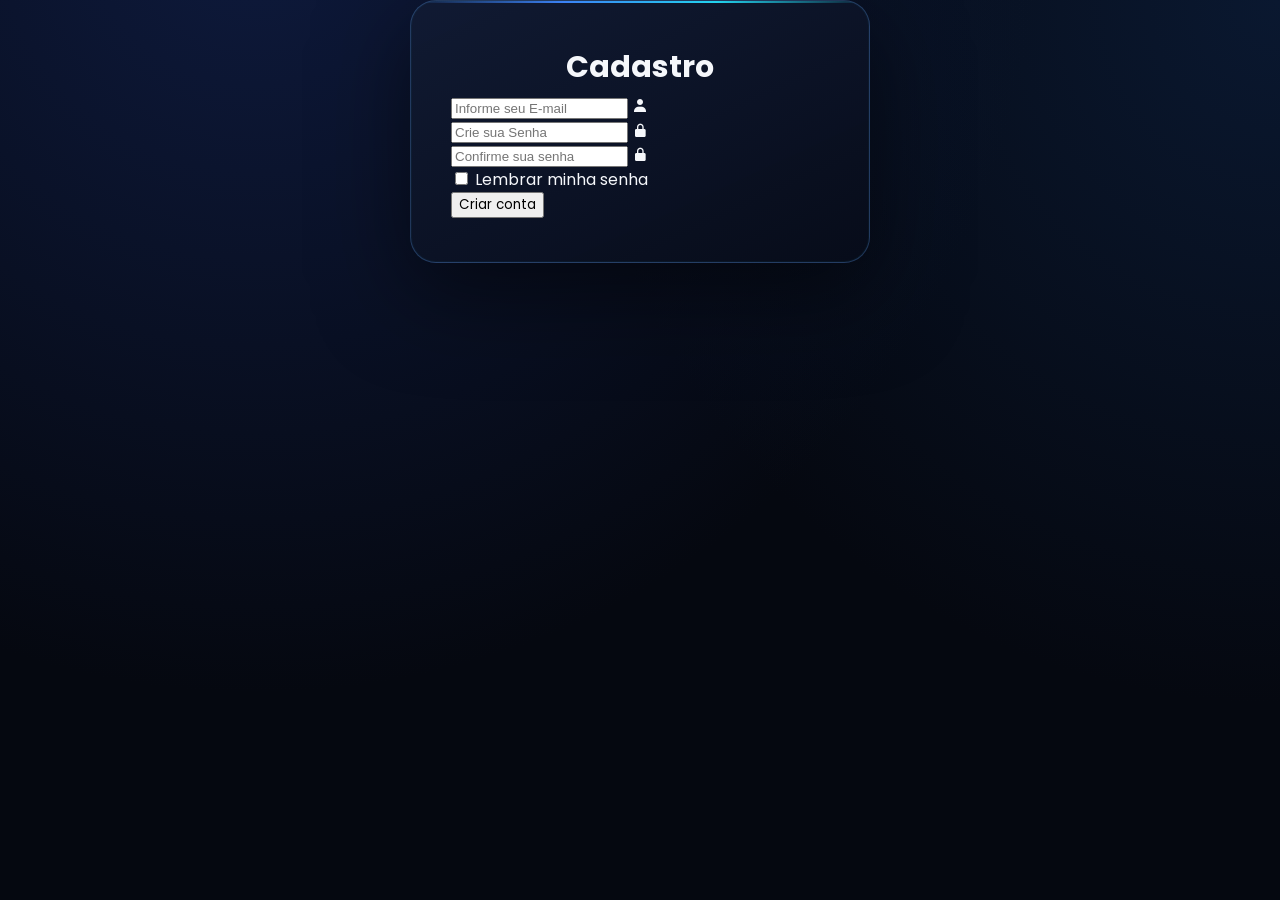
<file: login.html>
<!DOCTYPE html>
<html lang="pt-BR">
<head>
    <meta charset="UTF-8">
    <meta name="viewport" content="width=device-width, initial-scale=1.0">
    <link href='https://unpkg.com/boxicons@2.1.4/css/boxicons.min.css' rel='stylesheet'>
    <link rel="stylesheet" href="Css/login.css">

    <title>Cadastro</title>
</head>
<body>

    <main class="container">

        <form action="termos.html">

            <h1>Cadastro</h1>

            <div class="input-box">
                <input
                    placeholder="Informe seu E-mail"
                    type="email"
                    name="email"
                    required
                >
                <i class="bx bxs-user"></i>
            </div>

            <div class="input-box">
                <input
                    placeholder="Crie sua Senha"
                    type="password"
                    name="password"
                    required
                >
                <i class="bx bxs-lock-alt"></i>
            </div>

            <div class="input-box">
                <input
                    placeholder="Confirme sua senha"
                    type="password"
                    name="confirm-password"
                    required
                >
                <i class="bx bxs-lock-alt"></i>
            </div>

            <div class="remember-forgot">
                <label>
                    <input type="checkbox" required>
                    Lembrar minha senha
                </label>
            </div>
            
            <button type="submit" class="login">
                Criar conta
                
            </button>
            
        </form>

    </main>

</body>
</html>
</file>
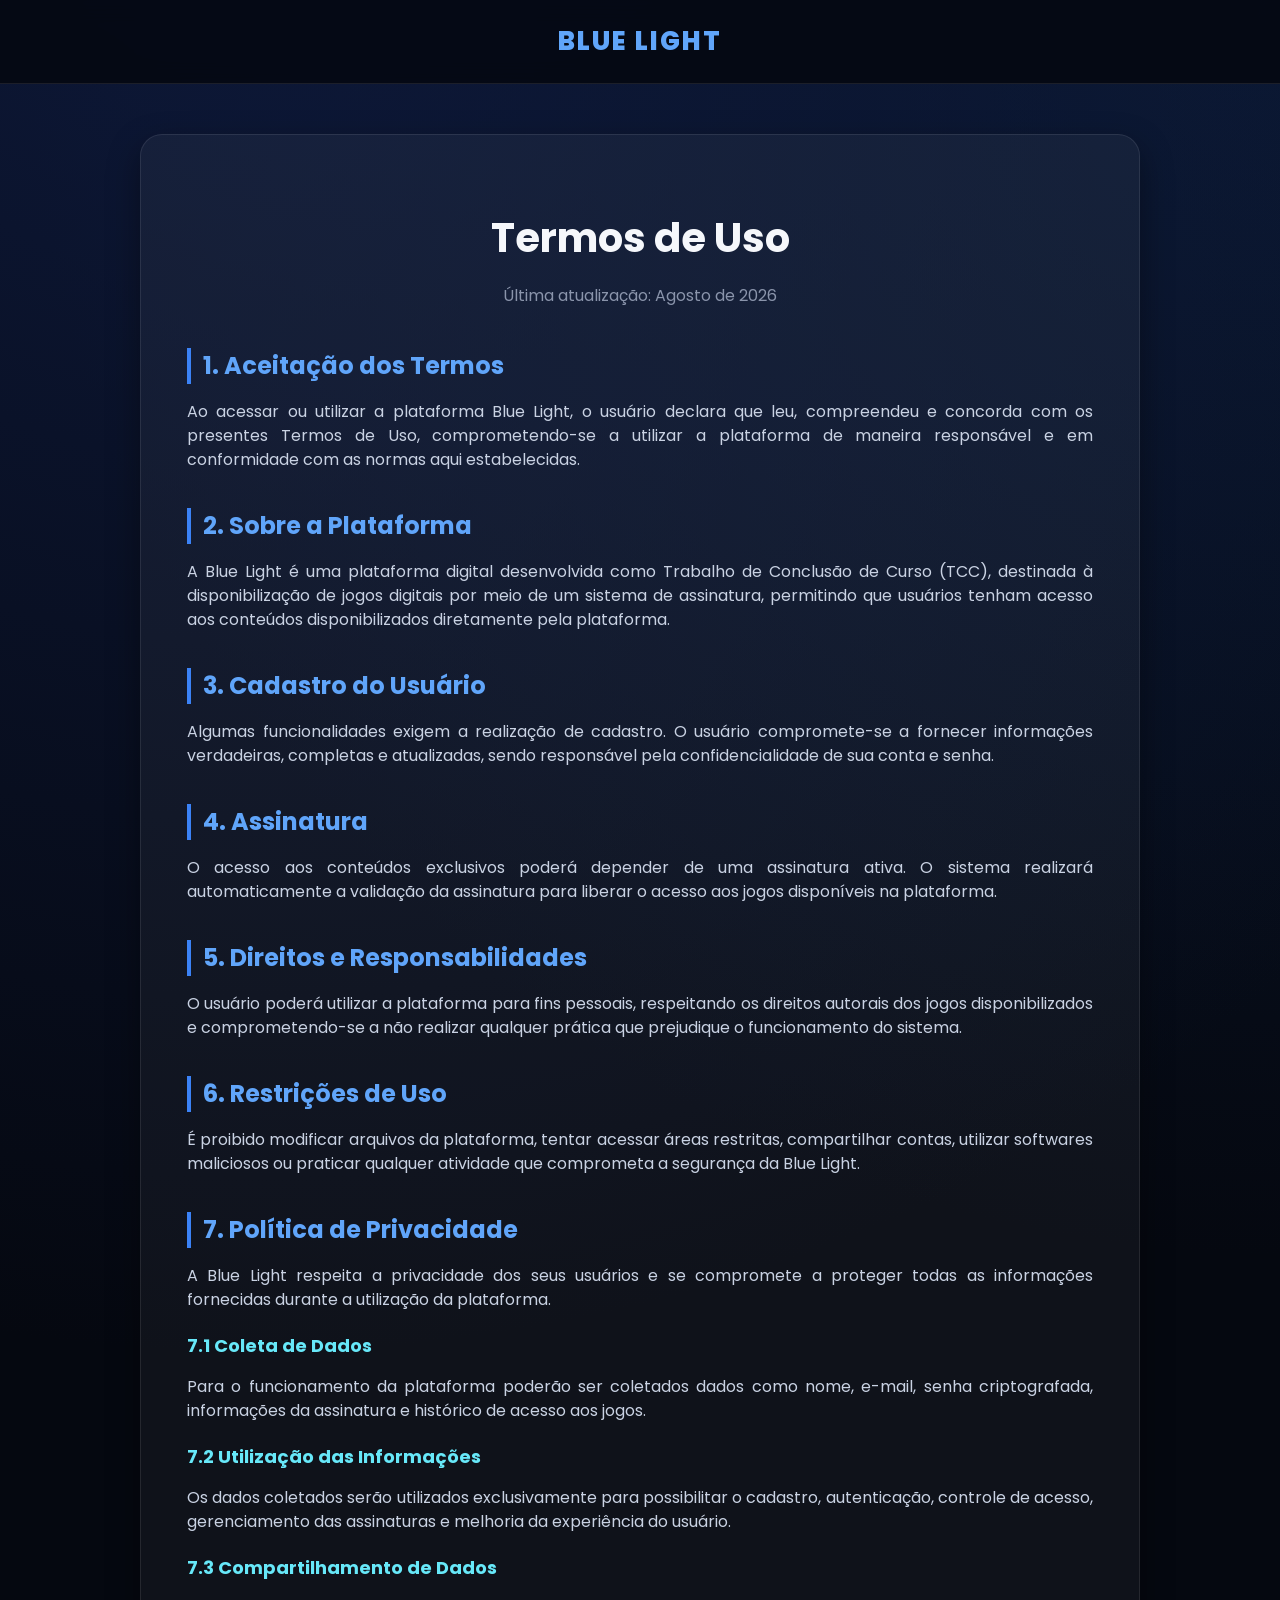
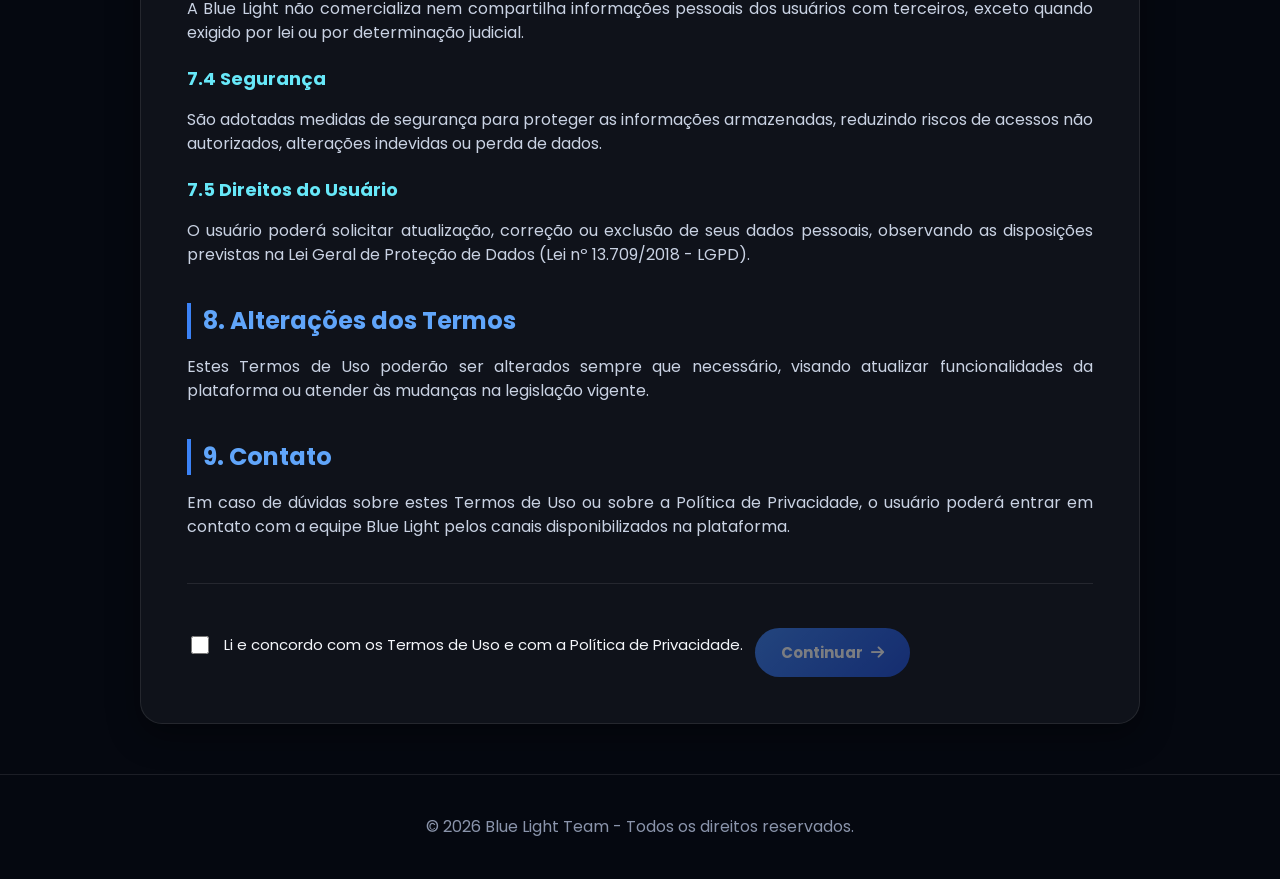
<file: termos.html>
<!DOCTYPE html>
<html lang="pt-BR">

<head>

    <meta charset="UTF-8">
    <meta name="viewport" content="width=device-width, initial-scale=1.0">

    <title>Blue Light | Termos de Uso</title>

    <link rel="stylesheet" href="Css/design-system.css">
    <link rel="stylesheet" href="Css/termos.css">
    <link rel="stylesheet" href="https://cdnjs.cloudflare.com/ajax/libs/font-awesome/6.5.1/css/all.min.css">

</head>

<body>

<header class="bl-simple-header">

    <div class="logo">
        BLUE LIGHT
    </div>

</header>

<main class="container">

    <h1>Termos de Uso</h1>

    <p class="atualizacao">
        Última atualização: Agosto de 2026
    </p>

    <section>

        <h2>1. Aceitação dos Termos</h2>

        <p>

            Ao acessar ou utilizar a plataforma Blue Light, o usuário declara que leu,
            compreendeu e concorda com os presentes Termos de Uso, comprometendo-se
            a utilizar a plataforma de maneira responsável e em conformidade com as
            normas aqui estabelecidas.

        </p>

    </section>

    <section>

        <h2>2. Sobre a Plataforma</h2>

        <p>

            A Blue Light é uma plataforma digital desenvolvida como Trabalho de
            Conclusão de Curso (TCC), destinada à disponibilização de jogos digitais
            por meio de um sistema de assinatura, permitindo que usuários tenham
            acesso aos conteúdos disponibilizados diretamente pela plataforma.

        </p>

    </section>

    <section>

        <h2>3. Cadastro do Usuário</h2>

        <p>

            Algumas funcionalidades exigem a realização de cadastro.
            O usuário compromete-se a fornecer informações verdadeiras,
            completas e atualizadas, sendo responsável pela confidencialidade
            de sua conta e senha.

        </p>

    </section>

    <section>

        <h2>4. Assinatura</h2>

        <p>

            O acesso aos conteúdos exclusivos poderá depender de uma assinatura ativa.
            O sistema realizará automaticamente a validação da assinatura para liberar
            o acesso aos jogos disponíveis na plataforma.

        </p>

    </section>

    <section>

        <h2>5. Direitos e Responsabilidades</h2>

        <p>

            O usuário poderá utilizar a plataforma para fins pessoais,
            respeitando os direitos autorais dos jogos disponibilizados
            e comprometendo-se a não realizar qualquer prática que prejudique
            o funcionamento do sistema.

        </p>

    </section>

    <section>

        <h2>6. Restrições de Uso</h2>

        <p>

            É proibido modificar arquivos da plataforma, tentar acessar áreas
            restritas, compartilhar contas, utilizar softwares maliciosos ou
            praticar qualquer atividade que comprometa a segurança da Blue Light.

        </p>

    </section>
        <section>

        <h2>7. Política de Privacidade</h2>

        <p>

            A Blue Light respeita a privacidade dos seus usuários e se compromete a
            proteger todas as informações fornecidas durante a utilização da plataforma.

        </p>

        <h3>7.1 Coleta de Dados</h3>

        <p>

            Para o funcionamento da plataforma poderão ser coletados dados como
            nome, e-mail, senha criptografada, informações da assinatura e
            histórico de acesso aos jogos.

        </p>

        <h3>7.2 Utilização das Informações</h3>

        <p>

            Os dados coletados serão utilizados exclusivamente para possibilitar
            o cadastro, autenticação, controle de acesso, gerenciamento das
            assinaturas e melhoria da experiência do usuário.

        </p>

        <h3>7.3 Compartilhamento de Dados</h3>

        <p>

            A Blue Light não comercializa nem compartilha informações pessoais
            dos usuários com terceiros, exceto quando exigido por lei ou por
            determinação judicial.

        </p>

        <h3>7.4 Segurança</h3>

        <p>

            São adotadas medidas de segurança para proteger as informações
            armazenadas, reduzindo riscos de acessos não autorizados,
            alterações indevidas ou perda de dados.

        </p>

        <h3>7.5 Direitos do Usuário</h3>

        <p>

            O usuário poderá solicitar atualização, correção ou exclusão de
            seus dados pessoais, observando as disposições previstas na Lei
            Geral de Proteção de Dados (Lei nº 13.709/2018 - LGPD).

        </p>

    </section>

    <section>

        <h2>8. Alterações dos Termos</h2>

        <p>

            Estes Termos de Uso poderão ser alterados sempre que necessário,
            visando atualizar funcionalidades da plataforma ou atender às
            mudanças na legislação vigente.

        </p>

    </section>

    <section>

        <h2>9. Contato</h2>

        <p>

            Em caso de dúvidas sobre estes Termos de Uso ou sobre a Política de
            Privacidade, o usuário poderá entrar em contato com a equipe Blue
            Light pelos canais disponibilizados na plataforma.

        </p>

    </section>

    <div class="aceite">

        <input type="checkbox" id="aceito" onchange="document.getElementById('btnContinuar').disabled = !this.checked;">

        <label for="aceito">

            Li e concordo com os Termos de Uso e com a Política de Privacidade.

        </label>
        <a href="Index.php" id="linkContinuar">
            <button id="btnContinuar" disabled>
                Continuar <i class="fa-solid fa-arrow-right"></i>
            </button>

        </a>

    </div>

</main>

<footer class="bl-footer-simple">

    <p>

        © 2026 Blue Light Team - Todos os direitos reservados.

    </p>

</footer>

<script>
document.getElementById('linkContinuar').addEventListener('click', function(e){
    if (document.getElementById('btnContinuar').disabled) { e.preventDefault(); }
});
</script>

</body>

</html>
</file>
<file: Css/login.css>
@import url('https://fonts.googleapis.com/css2?family=Poppins:wght@400;500;600;700;800&display=swap');
@import url('design-system.css');

body.bl-auth-body{
  display:flex; align-items:center; justify-content:center; min-height:100vh; padding:24px;
}
body.bl-auth-body::before{
  content:""; position:fixed; inset:0; z-index:-1;
  background:
    radial-gradient(circle at 15% 15%, var(--primary-glow) 0%, transparent 45%),
    radial-gradient(circle at 85% 85%, var(--accent-glow) 0%, transparent 45%),
    var(--bg-0);
}

.container{
  width:460px; max-width:92vw;
  background:linear-gradient(155deg,rgba(17,27,51,.96),rgba(7,12,26,.98));
  border:1px solid var(--surface-border);
  border-radius:26px;
  color:var(--text-0);
  padding:44px 40px;
  box-shadow:var(--shadow-md);
  backdrop-filter: var(--surface-blur);
  animation: bl-scale-in var(--t-med);
}

.bl-auth-logo{ display:flex; align-items:center; justify-content:center; gap:10px; margin-bottom:18px; }
.bl-auth-logo img{ width:38px; height:38px; }
.bl-auth-logo span{ font-weight:700; letter-spacing:.4px; }
.bl-auth-logo span b{ color:var(--primary-2); }

.container h1{ font-size:30px; text-align:center; margin:0 0 6px; font-weight:700; }
.bl-auth-sub{ text-align:center; color:var(--text-2); font-size:14px; margin-bottom:26px; }

.termos{ color:var(--text-1); font-size:13px; line-height:1.6; display:flex; align-items:flex-start; gap:8px; margin:6px 0 22px; }
.termos input{ margin-top:3px; accent-color:var(--primary); }
.termos a{ color:var(--accent-2); text-decoration:none; }
.termos a:hover{ text-decoration:underline; }

.bl-auth-submit{ width:100%; }

.register-link, .cadastro{
  font-size:14px; text-align:center; margin-top:18px; display:block; color:var(--text-1); text-decoration:none;
}
.register-link a, .cadastro{ color:var(--primary-2); font-weight:500; text-decoration:none; }
.register-link a:hover, .cadastro:hover{ text-decoration:underline; }

.msg{ margin-bottom:16px; }

@media (max-width:480px){
  .container{ padding:32px 24px; }
}


/* Ajustes de interação e acabamento do formulário. */
.container{ position:relative; overflow:hidden; border-color:rgba(96,165,250,.28); box-shadow:0 30px 90px rgba(0,0,0,.5),0 0 0 1px rgba(34,211,238,.04) inset; }
.container::before{ content:""; position:absolute; left:0; right:0; top:0; height:2px; background:linear-gradient(90deg,transparent,var(--primary),var(--accent),transparent); }
.bl-auth-logo span{ font-size:17px; }
.bl-auth-logo span b{ color:var(--accent-2); }
.bl-auth-submit{ min-height:54px; }
</file>
<file: Css/design-system.css>
/* ==========================================================
   BLUE LIGHT — DESIGN SYSTEM
   Tokens + base + componentes reutilizáveis para todo o site.
   Incluir SEMPRE antes do CSS específico de cada página.
   ========================================================== */

:root{
  /* --- Cor: fundo --- */
  --bg-0:#050810;
  --bg-1:#080c18;
  --bg-2:#0d1324;
  --bg-radial: radial-gradient(circle at 20% -10%, #0e1a3d 0%, transparent 55%),
               radial-gradient(circle at 100% 0%, #0a1830 0%, transparent 45%),
               var(--bg-0);

  /* --- Cor: superfícies (glass) --- */
  --surface: rgba(255,255,255,.045);
  --surface-strong: rgba(255,255,255,.07);
  --surface-border: rgba(255,255,255,.09);
  --surface-blur: blur(18px);

  /* --- Cor: marca --- */
  --primary:#3b82f6;
  --primary-2:#60a5fa;
  --primary-dim:#1d4ed8;
  --accent:#22d3ee;
  --accent-2:#67e8f9;

  --primary-glow: rgba(59,130,246,.35);
  --accent-glow: rgba(34,211,238,.28);

  /* --- Cor: texto --- */
  --text-0:#f5f7fb;
  --text-1:#c9d2e3;
  --text-2:#8a94ab;

  /* --- Cor: estado --- */
  --success:#22c55e;
  --success-bg:rgba(34,197,94,.14);
  --danger:#f43f5e;
  --danger-bg:rgba(244,63,94,.14);
  --warning:#f59e0b;
  --locked: #4b5568;

  /* --- Raios --- */
  --r-sm:10px;
  --r-md:16px;
  --r-lg:22px;
  --r-pill:999px;

  /* --- Espaçamento --- */
  --sp-1:8px; --sp-2:12px; --sp-3:18px; --sp-4:28px; --sp-5:44px; --sp-6:72px;

  /* --- Sombra --- */
  --shadow-sm: 0 4px 16px rgba(0,0,0,.28);
  --shadow-md: 0 12px 32px rgba(0,0,0,.38);
  --shadow-glow: 0 0 0 1px rgba(59,130,246,.25), 0 8px 30px rgba(59,130,246,.18);

  /* --- Transição --- */
  --ease: cubic-bezier(.22,1,.36,1);
  --t-fast: .18s var(--ease);
  --t-med: .35s var(--ease);
  --t-slow: .6s var(--ease);

  /* --- Layout --- */
  --header-h: 76px;
  --container: 1240px;
}

/* ==========================================================
   RESET
   ========================================================== */
*,*::before,*::after{ box-sizing:border-box; }
html{ scroll-behavior:smooth; }
body{
  margin:0;
  min-height:100vh;
  background: var(--bg-radial);
  color: var(--text-0);
  font-family:'Poppins', Arial, Helvetica, sans-serif;
  -webkit-font-smoothing:antialiased;
  line-height:1.5;
}
img{ max-width:100%; display:block; }
a{ color:inherit; }
button{ font-family:inherit; }
::selection{ background:var(--primary-dim); color:#fff; }

::-webkit-scrollbar{ width:10px; height:10px; }
::-webkit-scrollbar-track{ background:var(--bg-0); }
::-webkit-scrollbar-thumb{ background: linear-gradient(var(--primary), var(--accent)); border-radius:20px; }

:focus-visible{
  outline: 2px solid var(--accent);
  outline-offset: 3px;
  border-radius: 6px;
}

.container{ width:min(var(--container), 92vw); margin-inline:auto; }
.visually-hidden{ position:absolute !important; width:1px; height:1px; overflow:hidden; clip:rect(0 0 0 0); white-space:nowrap; }

/* ==========================================================
   ANIMAÇÕES
   ========================================================== */
@keyframes bl-fade-in{ from{opacity:0} to{opacity:1} }
@keyframes bl-slide-up{ from{opacity:0; transform:translateY(24px)} to{opacity:1; transform:translateY(0)} }
@keyframes bl-scale-in{ from{opacity:0; transform:scale(.94)} to{opacity:1; transform:scale(1)} }
@keyframes bl-pulse-ring{ 0%{box-shadow:0 0 0 0 var(--primary-glow)} 70%{box-shadow:0 0 0 12px transparent} 100%{box-shadow:0 0 0 0 transparent} }
@keyframes bl-shimmer{ 0%{background-position:-400px 0} 100%{background-position:400px 0} }

.bl-reveal{ opacity:0; transform:translateY(24px); transition: opacity var(--t-slow), transform var(--t-slow); }
.bl-reveal.in-view{ opacity:1; transform:translateY(0); }

@media (prefers-reduced-motion: reduce){
  *{ animation-duration:.001ms !important; animation-iteration-count:1 !important; transition-duration:.001ms !important; scroll-behavior:auto !important; }
}

/* ==========================================================
   HEADER / NAVBAR
   ========================================================== */
.bl-header{
  position:fixed; inset:0 0 auto 0; height:var(--header-h);
  display:flex; align-items:center; z-index:1000;
  background: rgba(5,8,16,.72);
  backdrop-filter: saturate(140%) blur(14px);
  border-bottom:1px solid var(--surface-border);
  transition: background var(--t-med), box-shadow var(--t-med);
}
.bl-header.is-scrolled{ box-shadow: var(--shadow-md); }
.bl-header .container{
  display:flex; align-items:center; justify-content:space-between; gap:var(--sp-4); height:100%;
}
.bl-logo{ display:flex; align-items:center; gap:12px; text-decoration:none; font-weight:700; font-size:20px; letter-spacing:.3px; color:var(--text-0); }
.bl-logo img{ width:42px; height:42px; object-fit:contain; border-radius:10px; }
.bl-logo span b{ color:var(--primary-2); }

.bl-nav{ display:flex; align-items:center; gap:var(--sp-4); }
.bl-nav ul{ display:flex; gap:6px; list-style:none; margin:0; padding:0; }
.bl-nav a{
  text-decoration:none; color:var(--text-1); font-weight:500; font-size:15px;
  padding:9px 14px; border-radius:var(--r-pill); transition: color var(--t-fast), background var(--t-fast);
}
.bl-nav a:hover, .bl-nav a.active{ color:#fff; background:var(--surface-strong); }

.bl-search{
  display:flex; align-items:center; gap:8px;
  background:var(--surface); border:1px solid var(--surface-border);
  border-radius:var(--r-pill); padding:8px 8px 8px 16px; min-width:220px;
  transition: border-color var(--t-fast), box-shadow var(--t-fast);
}
.bl-search:focus-within{ border-color:var(--primary); box-shadow:0 0 0 3px var(--primary-glow); }
.bl-search.is-expanded{ box-shadow:0 0 0 3px var(--primary-glow); border-color:var(--primary); }
.bl-search input{
  background:none; border:none; outline:none; color:var(--text-0); font-size:14px; width:100%;
}
.bl-search input::placeholder{ color:var(--text-2); }
.bl-search button{
  background:var(--primary); color:#fff; border:none; width:32px; height:32px; border-radius:50%;
  display:grid; place-items:center; cursor:pointer; transition: background var(--t-fast), transform var(--t-fast);
}
.bl-search button:hover{ background:var(--primary-2); transform:scale(1.06); }

.bl-btn{
  display:inline-flex; align-items:center; justify-content:center; gap:8px;
  padding:11px 22px; border-radius:var(--r-pill); border:none; cursor:pointer;
  font-weight:600; font-size:14.5px; text-decoration:none;
  transition: transform var(--t-fast), box-shadow var(--t-fast), background var(--t-fast), border-color var(--t-fast), opacity var(--t-fast);
  white-space:nowrap;
}
.bl-btn:active{ transform:scale(.97); }
.bl-btn-primary{ background:linear-gradient(135deg, var(--primary), var(--primary-dim)); color:#fff; box-shadow: var(--shadow-glow); }
.bl-btn-primary:hover{ transform:translateY(-2px); box-shadow: 0 0 0 1px var(--primary-glow), 0 14px 34px rgba(59,130,246,.3); }
.bl-btn-ghost{ background:var(--surface); color:var(--text-0); border:1px solid var(--surface-border); }
.bl-btn-ghost:hover{ background:var(--surface-strong); border-color:var(--primary); }
.bl-btn-outline{ background:transparent; color:var(--primary-2); border:1.5px solid var(--primary-dim); }
.bl-btn-outline:hover{ background:var(--primary-glow); color:#fff; }
.bl-btn[disabled], .bl-btn.is-loading{ opacity:.75; cursor:not-allowed; }
.bl-btn.is-loading{ pointer-events:none; }
.bl-btn .bl-spinner{ display:none; }
.bl-btn.is-loading .bl-spinner{ display:inline-block; }
.bl-btn.is-loading .bl-btn-label{ opacity:.6; }

.bl-spinner{
  width:16px; height:16px; border-radius:50%;
  border:2px solid rgba(255,255,255,.35); border-top-color:#fff;
  animation: bl-spin .7s linear infinite;
}
@keyframes bl-spin{ to{ transform:rotate(360deg); } }

.perfil-link{ display:inline-flex; align-items:center; gap:10px; text-decoration:none; }
.perfil-link .avatar{
  width:34px; height:34px; border-radius:50%; background:linear-gradient(135deg,var(--primary),var(--accent));
  display:grid; place-items:center; font-weight:700; font-size:14px; color:#04101f; position:relative;
}
.perfil-link{ align-items:center; }

/* Menu mobile */
.bl-burger{ display:none; background:none; border:none; color:#fff; font-size:22px; cursor:pointer; padding:8px; }
.bl-mobile-menu{
  position:fixed; inset:var(--header-h) 0 0 0; background:rgba(4,7,14,.97); backdrop-filter:blur(12px);
  z-index:999; transform:translateX(100%); transition: transform var(--t-med);
  padding:var(--sp-4); display:flex; flex-direction:column; gap:var(--sp-2);
}
.bl-mobile-menu.is-open{ transform:translateX(0); }
.bl-mobile-menu a{ color:var(--text-0); text-decoration:none; font-size:18px; padding:14px 6px; border-bottom:1px solid var(--surface-border); }

@media (max-width:900px){
  .bl-nav ul, .bl-search{ display:none; }
  .bl-burger{ display:block; }
}

/* ==========================================================
   CARDS / GLASS
   ========================================================== */
.bl-card{
  background:var(--surface);
  border:1px solid var(--surface-border);
  border-radius:var(--r-lg);
  backdrop-filter: var(--surface-blur);
  transition: transform var(--t-med), border-color var(--t-med), box-shadow var(--t-med);
}
.bl-card:hover{ transform:translateY(-6px); border-color:rgba(59,130,246,.4); box-shadow:var(--shadow-md); }

.bl-badge{
  display:inline-flex; align-items:center; gap:6px;
  font-size:12px; font-weight:700; letter-spacing:.3px; text-transform:uppercase;
  padding:5px 11px; border-radius:var(--r-pill);
}
.bl-badge-new{ background:rgba(34,211,238,.16); color:var(--accent-2); }
.bl-badge-popular{ background:rgba(59,130,246,.18); color:var(--primary-2); }
.bl-badge-locked{ background:rgba(255,255,255,.06); color:var(--text-2); }
.bl-badge-ok{ background:var(--success-bg); color:#4ade80; }

/* ==========================================================
   FLASH / ALERTAS
   ========================================================== */
.bl-flash{
  display:flex; align-items:center; gap:10px;
  padding:14px 18px; border-radius:var(--r-md); margin-bottom:var(--sp-3);
  font-size:14.5px; font-weight:500; animation: bl-slide-up var(--t-med);
  border:1px solid transparent;
}
.bl-flash.sucesso{ background:var(--success-bg); color:#86efac; border-color:rgba(34,197,94,.3); }
.bl-flash.erro{ background:var(--danger-bg); color:#fca5b1; border-color:rgba(244,63,94,.3); }

/* ==========================================================
   FORMULÁRIOS
   ========================================================== */
.bl-field{ position:relative; margin-bottom:20px; }
.bl-field .bl-icon{
  position:absolute; left:16px; top:50%; transform:translateY(-50%);
  color:var(--text-2); font-size:16px; pointer-events:none; transition: color var(--t-fast);
}
.bl-field input{
  width:100%; padding:15px 16px 15px 44px; border-radius:var(--r-md);
  background:var(--surface); border:1.5px solid var(--surface-border); color:var(--text-0);
  font-size:15px; outline:none; transition: border-color var(--t-fast), box-shadow var(--t-fast), background var(--t-fast);
}
.bl-field input::placeholder{ color:var(--text-2); }
.bl-field input:focus{ border-color:var(--primary); box-shadow:0 0 0 3px var(--primary-glow); background:var(--surface-strong); }
.bl-field input:focus + .bl-icon,
.bl-field:has(input:focus) .bl-icon{ color:var(--primary-2); }
.bl-field .bl-toggle-pass{
  position:absolute; right:14px; top:50%; transform:translateY(-50%);
  background:none; border:none; color:var(--text-2); cursor:pointer; font-size:16px; padding:4px;
}
.bl-field .bl-toggle-pass:hover{ color:var(--text-0); }
.bl-field small.bl-error{ display:block; margin-top:6px; color:#fca5b1; font-size:12.5px; }

/* ==========================================================
   FOOTER
   ========================================================== */
.bl-footer{
  border-top:1px solid var(--surface-border);
  padding:var(--sp-5) 0; text-align:center; color:var(--text-2); font-size:14px;
  background:linear-gradient(to bottom, transparent, rgba(0,0,0,.35));
}
.bl-footer a{ color:var(--primary-2); text-decoration:none; }
.bl-footer a:hover{ text-decoration:underline; }
.bl-footer .bl-footer-links{ display:flex; gap:16px; justify-content:center; margin-top:10px; flex-wrap:wrap; }

/* ==========================================================
   WHATSAPP FLOAT
   ========================================================== */
.whatsapp-float{
  position:fixed; width:58px; height:58px; bottom:24px; right:24px; z-index:800;
  background:linear-gradient(135deg,#25D366,#1aa851); color:#fff; border-radius:50%;
  display:flex; align-items:center; justify-content:center; font-size:28px; text-decoration:none;
  box-shadow:0 8px 24px rgba(0,0,0,.4); transition: transform var(--t-fast), box-shadow var(--t-fast);
}
.whatsapp-float:hover{ transform:scale(1.08); box-shadow:0 10px 30px rgba(37,211,102,.4); }

/* ==========================================================
   SKELETON LOADING
   ========================================================== */
.bl-skeleton{
  background: linear-gradient(90deg, var(--surface) 25%, var(--surface-strong) 37%, var(--surface) 63%);
  background-size:400% 100%; animation: bl-shimmer 1.4s ease infinite; border-radius:var(--r-md);
}

/* ==========================================================
   SECTION HELPERS
   ========================================================== */
.bl-section{ padding: var(--sp-6) 0; }
.bl-section-head{ text-align:center; max-width:640px; margin:0 auto var(--sp-5); }
.bl-eyebrow{ color:var(--primary-2); font-weight:700; letter-spacing:2px; text-transform:uppercase; font-size:12.5px; }
.bl-section-title{ font-size:clamp(28px,4vw,42px); margin:10px 0 12px; font-weight:700; }
.bl-section-sub{ color:var(--text-2); font-size:16px; }

.bl-grid{ display:grid; gap:var(--sp-4); grid-template-columns:repeat(auto-fit, minmax(270px,1fr)); }

.bl-empty{
  text-align:center; padding:var(--sp-6) var(--sp-4); border:1px dashed var(--surface-border);
  border-radius:var(--r-lg); color:var(--text-2);
}
.bl-empty .bl-empty-icon{ font-size:44px; margin-bottom:14px; opacity:.7; }

/* ==========================================================
   TEMA CLARO (alternável via data-theme="light" no <html>)
   ========================================================== */
:root[data-theme="light"]{
  --bg-0:#f4f6fb; --bg-1:#ffffff; --bg-2:#eef1f8;
  --bg-radial: radial-gradient(circle at 20% -10%, #dbe6ff 0%, transparent 55%),
               radial-gradient(circle at 100% 0%, #e3f7fb 0%, transparent 45%),
               var(--bg-0);
  --surface: rgba(10,20,40,.045);
  --surface-strong: rgba(10,20,40,.08);
  --surface-border: rgba(10,20,40,.1);
  --text-0:#0c1220; --text-1:#33405c; --text-2:#6b7690;
}
:root[data-theme="light"] .bl-header{ background:rgba(244,246,251,.78); }
:root[data-theme="light"] .bl-hero-visual img{ opacity:1; }
:root[data-theme="light"] ::-webkit-scrollbar-track{ background:var(--bg-1); }
:root[data-theme="light"] .bl-mobile-menu{ background:rgba(244,246,251,.98); }

.bl-theme-toggle{
  width:38px; height:38px; border-radius:50%; border:1px solid var(--surface-border);
  background:var(--surface); color:var(--text-0); cursor:pointer; display:grid; place-items:center; font-size:15px;
  transition: background var(--t-fast), transform var(--t-fast);
}
.bl-theme-toggle:hover{ background:var(--surface-strong); transform:rotate(15deg); }

/* ==========================================================
   CURSOR / INTERAÇÃO
   ========================================================== */
html, body, * { cursor: auto; }
a, button, [role="button"], summary, label, select { cursor: pointer; }
input, textarea { cursor: text; caret-color: var(--text-0); }
input[type="checkbox"], input[type="radio"] { cursor: pointer; }
button:disabled, input:disabled, select:disabled, textarea:disabled { cursor: not-allowed; }

/* ==========================================================
   TOASTS
   ========================================================== */
.bl-toasts{ position:fixed; top:calc(var(--header-h) + 16px); right:18px; z-index:2000; display:flex; flex-direction:column; gap:10px; max-width:340px; }
.bl-toast{
  display:flex; align-items:flex-start; gap:12px; padding:14px 16px; border-radius:var(--r-md);
  background:var(--bg-1); border:1px solid var(--surface-border); box-shadow:var(--shadow-md);
  animation: bl-toast-in .35s var(--ease); position:relative; overflow:hidden;
}
@keyframes bl-toast-in{ from{ opacity:0; transform:translateX(30px); } to{ opacity:1; transform:translateX(0); } }
.bl-toast.is-leaving{ animation: bl-toast-out .3s var(--ease) forwards; }
@keyframes bl-toast-out{ to{ opacity:0; transform:translateX(30px); } }
.bl-toast i.bl-toast-icon{ font-size:18px; margin-top:2px; }
.bl-toast.sucesso i.bl-toast-icon{ color:#4ade80; }
.bl-toast.erro i.bl-toast-icon{ color:#fca5b1; }
.bl-toast.info i.bl-toast-icon{ color:var(--accent-2); }
.bl-toast strong{ display:block; font-size:14px; }
.bl-toast p{ margin:2px 0 0; font-size:12.5px; color:var(--text-2); }
.bl-toast .bl-toast-close{ position:absolute; top:8px; right:10px; background:none; border:none; color:var(--text-2); cursor:pointer; }
.bl-toast .bl-toast-bar{ position:absolute; bottom:0; left:0; height:2px; background:var(--primary); animation: bl-toast-bar 4.2s linear forwards; }
@keyframes bl-toast-bar{ from{ width:100%; } to{ width:0%; } }

/* ==========================================================
   MODAIS DE EFEITO (level up / conquista)
   ========================================================== */
.bl-fx-modal{
  position:fixed; inset:0; z-index:3000; display:flex; align-items:center; justify-content:center;
  background:rgba(3,6,12,.78); backdrop-filter:blur(6px); animation: bl-fade-in .25s;
}
.bl-fx-modal[hidden]{ display:none; }
.bl-fx-card{
  width:360px; max-width:90vw; text-align:center; padding:40px 30px; border-radius:var(--r-lg);
  background:linear-gradient(160deg, rgba(59,130,246,.16), var(--bg-1)); border:1px solid var(--surface-border);
  box-shadow:var(--shadow-glow); animation: bl-fx-pop .5s var(--ease);
}
@keyframes bl-fx-pop{ 0%{ transform:scale(.7); opacity:0; } 60%{ transform:scale(1.05); opacity:1; } 100%{ transform:scale(1); } }
.bl-fx-icon{ font-size:52px; margin-bottom:14px; color:var(--accent); animation: bl-pulse-ring 1.4s ease-out infinite; border-radius:50%; display:inline-flex; padding:18px; background:rgba(34,211,238,.12); }
.bl-fx-card h2{ margin:6px 0; font-size:24px; }
.bl-fx-card p{ color:var(--text-1); margin:0 0 6px; }
.bl-fx-xp{ display:inline-block; margin-top:10px; padding:6px 16px; border-radius:var(--r-pill); background:var(--success-bg); color:#4ade80; font-weight:700; font-size:13px; }
.bl-fx-card button{ margin-top:22px; }
.bl-fx-particles{ position:absolute; inset:0; overflow:hidden; pointer-events:none; }
.bl-fx-particle{
  position:absolute; width:6px; height:6px; border-radius:50%; background:var(--accent);
  animation: bl-fx-fall 1.6s ease-in forwards;
}
@keyframes bl-fx-fall{ from{ transform:translateY(-20px) scale(1); opacity:1; } to{ transform:translateY(240px) scale(.4); opacity:0; } }

/* ==========================================================
   GAMER CARD (perfil)
   ========================================================== */
.bl-gamercard{ padding:var(--sp-4); margin-bottom:var(--sp-4); }
.bl-gamercard-top{ display:flex; align-items:center; gap:18px; margin-bottom:18px; }
.bl-avatar-xl{ width:74px; height:74px; font-size:28px; position:relative; }
.bl-level-chip{
  position:absolute; bottom:-6px; right:-6px; background:var(--bg-1); border:2px solid var(--bg-1);
  font-size:10.5px; font-weight:800; color:var(--primary-2); background-color:var(--surface-strong);
  padding:2px 7px; border-radius:var(--r-pill);
}
.bl-username{ color:var(--text-2); font-size:13.5px; display:flex; align-items:center; gap:8px; margin:2px 0 0; }
.bl-xp-row{ display:flex; justify-content:space-between; font-size:13px; color:var(--text-2); margin-bottom:6px; }
.bl-xp-bar{ height:12px; }
.bl-stat{ text-align:center; }
.bl-stat i{ font-size:20px; color:var(--primary-2); margin-bottom:8px; display:block; }

.bl-activity-card{ padding:var(--sp-4); margin-bottom:var(--sp-4); }
.bl-activity-card h3{ margin:0 0 16px; font-size:16px; display:flex; align-items:center; gap:8px; }
.bl-activity-list{ list-style:none; margin:0; padding:0; display:flex; flex-direction:column; gap:10px; }
.bl-activity-list li{ display:flex; align-items:center; gap:12px; font-size:13.5px; color:var(--text-1); padding-bottom:10px; border-bottom:1px solid var(--surface-border); }
.bl-activity-list li:last-child{ border-bottom:none; padding-bottom:0; }
.bl-activity-list li i{ color:var(--accent-2); width:16px; text-align:center; }
.bl-activity-list li time{ margin-left:auto; color:var(--text-2); font-size:11.5px; }

/* ==========================================================
   TABS (biblioteca / catálogo)
   ========================================================== */
.bl-tabs{ display:flex; gap:8px; margin-bottom:var(--sp-3); flex-wrap:wrap; }
.bl-tab{
  padding:9px 18px; border-radius:var(--r-pill); border:1px solid var(--surface-border); background:var(--surface);
  color:var(--text-1); font-weight:600; font-size:13.5px; cursor:pointer; transition: background var(--t-fast), color var(--t-fast), border-color var(--t-fast);
}
.bl-tab:hover{ border-color:var(--primary-dim); }
.bl-tab.active{ background:linear-gradient(135deg,var(--primary),var(--primary-dim)); color:#fff; border-color:transparent; }

.bl-cat-heading{ margin:var(--sp-4) 0 12px; font-size:15px; color:var(--text-2); text-transform:uppercase; letter-spacing:.5px; }

/* ==========================================================
   FAVORITO (coração)
   ========================================================== */
.bl-fav-btn.is-active{ color:#fb7185; border-color:rgba(251,113,133,.5); background:rgba(251,113,133,.12); }
.bl-fav-heart{
  position:absolute; top:12px; right:12px; z-index:4; width:38px; height:38px; border-radius:50%;
  background:rgba(5,8,16,.55); border:1px solid var(--surface-border); color:#fff; display:grid; place-items:center;
  cursor:pointer; transition: transform var(--t-fast), background var(--t-fast), color var(--t-fast);
}
.bl-fav-heart:hover{ transform:scale(1.12); }
.bl-fav-heart.is-active{ color:#fb7185; }
.bl-fav-heart.is-animating i{ animation: bl-heart-pop .5s var(--ease); }
@keyframes bl-heart-pop{ 0%{ transform:scale(1); } 40%{ transform:scale(1.5); } 100%{ transform:scale(1); } }

/* ==========================================================
   CATEGORIA — chip ativo em catálogo filtrável
   ========================================================== */
.bl-filter-chip{
  padding:9px 18px; border-radius:var(--r-pill); border:1px solid var(--surface-border); background:var(--surface);
  color:var(--text-1); font-weight:600; font-size:13.5px; cursor:pointer; transition:.2s;
}
.bl-filter-chip.active{ background:linear-gradient(135deg,var(--primary),var(--primary-dim)); color:#fff; border-color:transparent; }
.bl-filter-row{ display:flex; gap:8px; flex-wrap:wrap; margin-bottom:var(--sp-4); }

/* ==========================================================
   PARALLAX HERO
   ========================================================== */
.bl-hero{ perspective:1000px; }
.bl-parallax-layer{ transition: transform .25s ease-out; will-change:transform; }
.bl-particles{ position:absolute; inset:0; overflow:hidden; pointer-events:none; z-index:0; }
.bl-particle{ position:absolute; width:3px; height:3px; background:var(--accent); border-radius:50%; opacity:.5; animation: bl-float 8s ease-in-out infinite; }
@keyframes bl-float{ 0%,100%{ transform:translateY(0); } 50%{ transform:translateY(-30px); } }
</file>
<file: Css/termos.css>
@import url('https://fonts.googleapis.com/css2?family=Poppins:wght@400;500;600;700;800&display=swap');
@import url('design-system.css');

.bl-simple-header{
  width:100%; padding:22px; text-align:center; position:sticky; top:0; z-index:50;
  background:rgba(5,8,16,.85); backdrop-filter:blur(10px); border-bottom:1px solid var(--surface-border);
}
.bl-simple-header .logo{ color:var(--primary-2); font-size:26px; font-weight:800; letter-spacing:2px; }

.container{
  width:90%; max-width:1000px; margin:50px auto; padding:46px;
  background:var(--surface); border:1px solid var(--surface-border); border-radius:var(--r-lg);
  box-shadow:var(--shadow-md); animation: bl-slide-up var(--t-slow);
}

.container h1{ text-align:center; color:var(--text-0); font-size:40px; margin-bottom:10px; }
.atualizacao{ text-align:center; color:var(--text-2); margin-bottom:40px; }

section{ margin-bottom:36px; }
section h2{ color:var(--primary-2); margin-bottom:14px; border-left:4px solid var(--primary); padding-left:12px; font-size:24px; }
section h3{ color:var(--accent-2); margin:20px 0 8px; font-size:18px; }
section p{ text-align:justify; color:var(--text-1); font-size:16px; }

.aceite{ margin-top:44px; padding-top:30px; border-top:1px solid var(--surface-border); display:flex; align-items:center; gap:12px; flex-wrap:wrap; }
.aceite input{ width:18px; height:18px; accent-color:var(--primary); cursor:pointer; }
.aceite label{ color:var(--text-0); font-size:15px; }
.aceite a{ display:inline-block; margin-top:0; }
.aceite button{
  display:inline-flex; align-items:center; gap:8px; margin-top:14px; width:auto; padding:13px 26px; border:none;
  border-radius:var(--r-pill); background:linear-gradient(135deg,var(--primary),var(--primary-dim)); color:#fff;
  font-size:15px; font-weight:700; cursor:pointer; transition: transform var(--t-fast), box-shadow var(--t-fast);
  box-shadow: var(--shadow-glow);
}
.aceite button:hover{ transform:translateY(-2px); }
.aceite button[disabled]{ opacity:.45; cursor:not-allowed; transform:none; box-shadow:none; }

.bl-footer-simple{ margin-top:50px; padding:24px; text-align:center; color:var(--text-2); border-top:1px solid var(--surface-border); }

@media (max-width:900px){
  .container{ width:95%; padding:30px; }
  .container h1{ font-size:32px; }
  section h2{ font-size:21px; }
}
@media (max-width:600px){
  .container{ margin:24px auto; padding:22px; }
  .container h1{ font-size:27px; }
  section h2{ font-size:19px; }
  section h3{ font-size:16px; }
  section p{ font-size:14.5px; }
  .aceite button{ width:100%; justify-content:center; }
}
</file>
